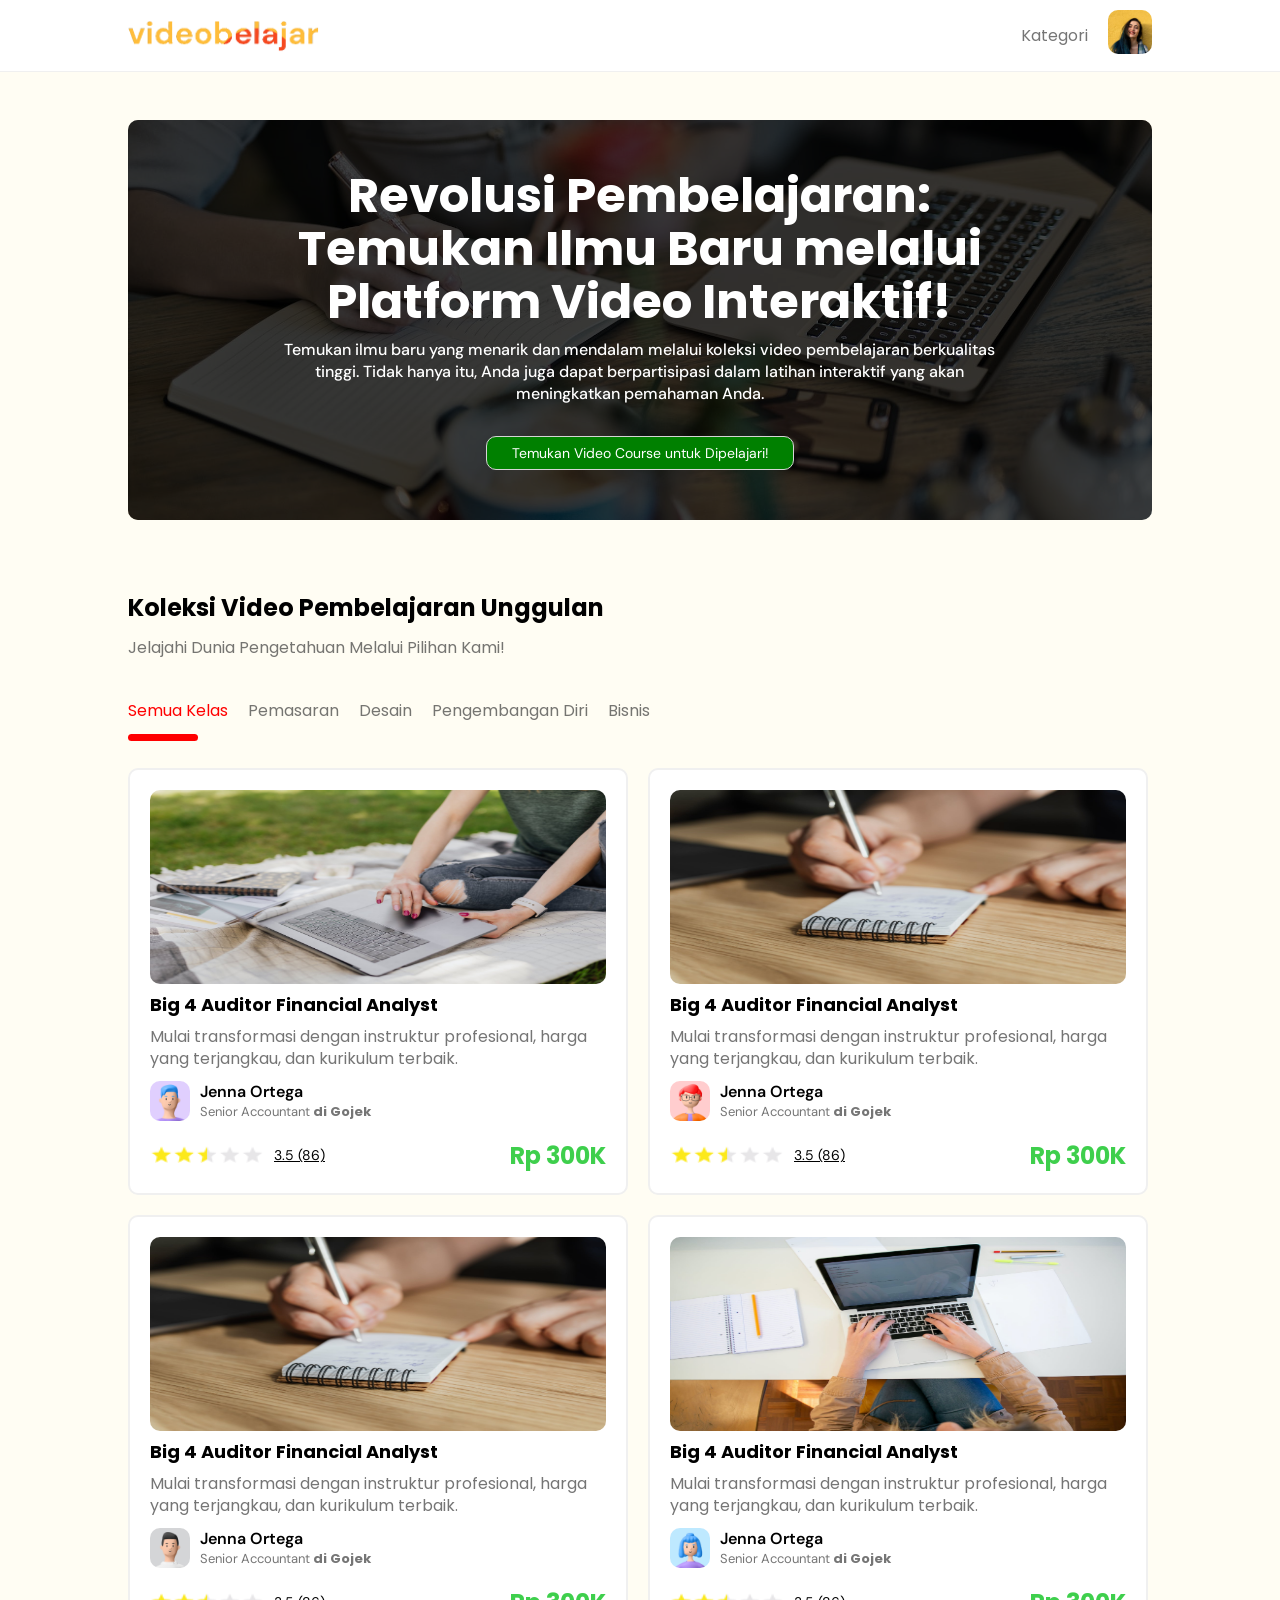
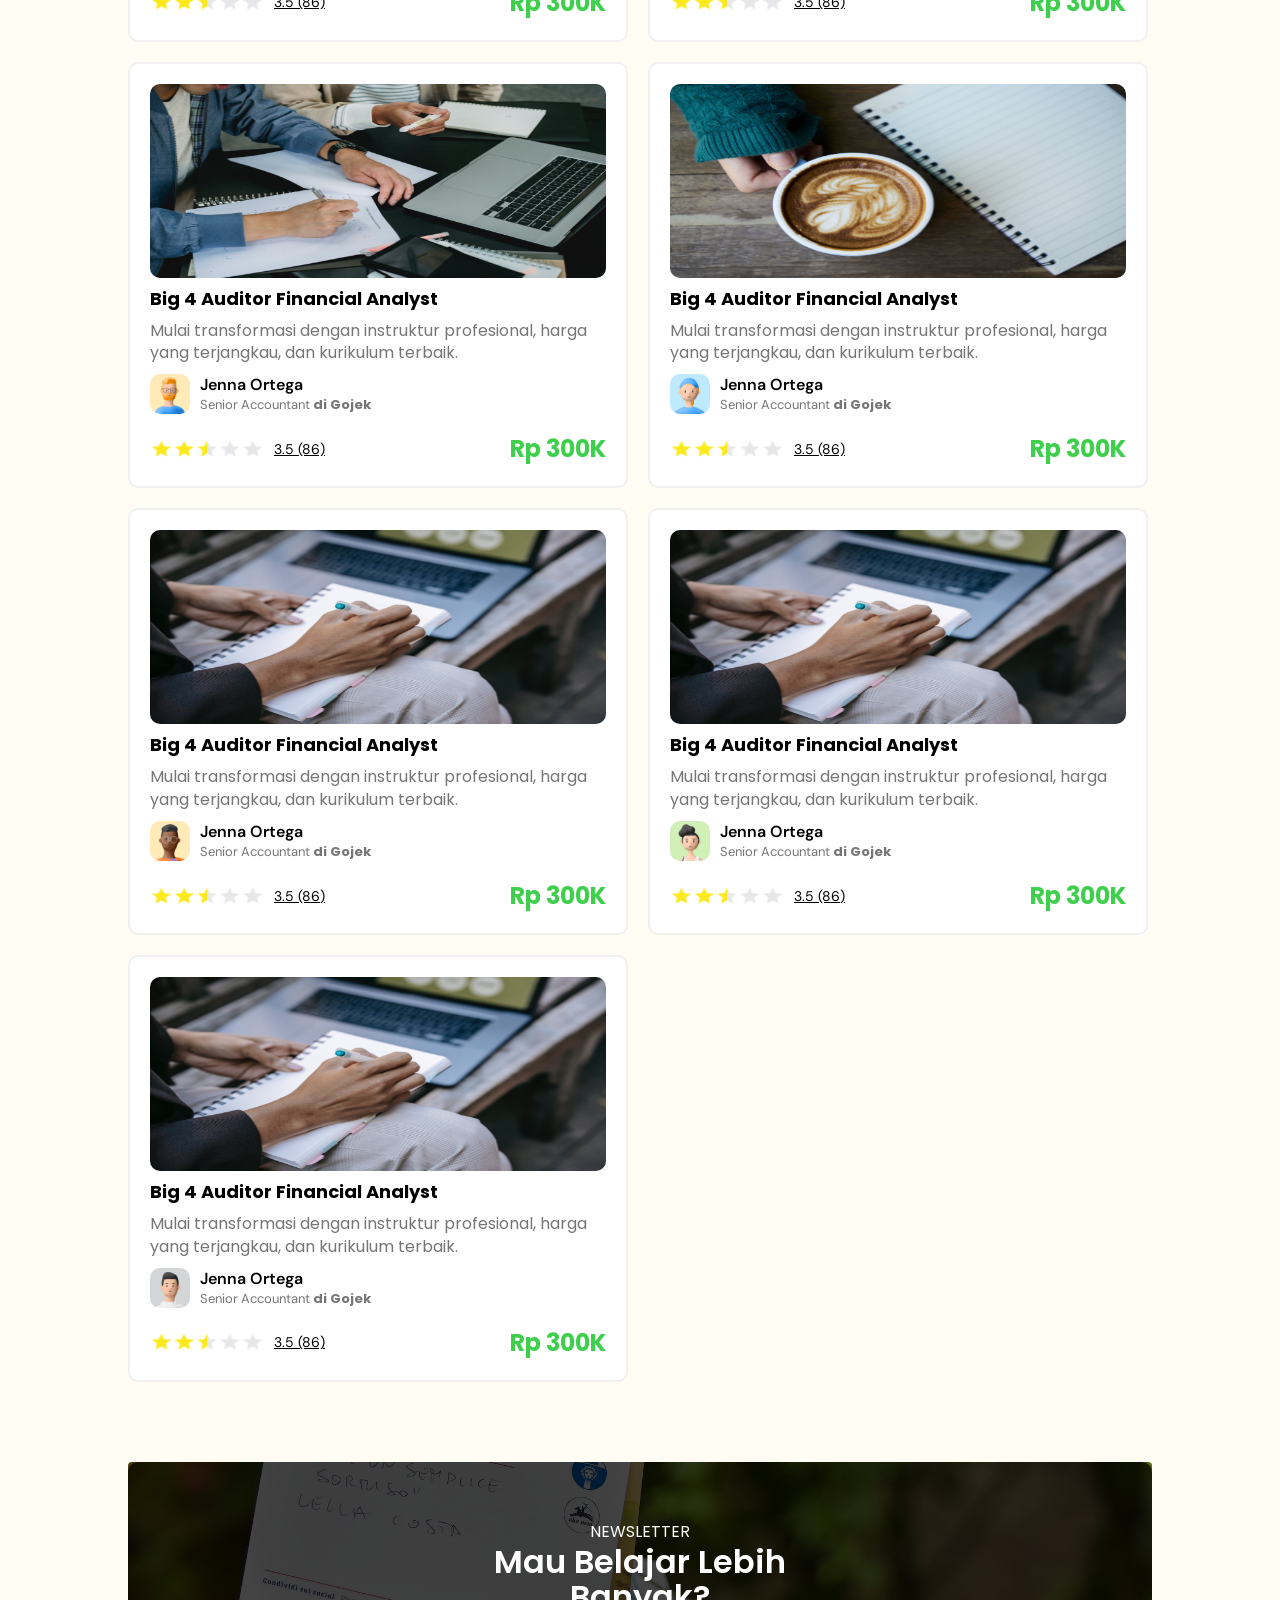
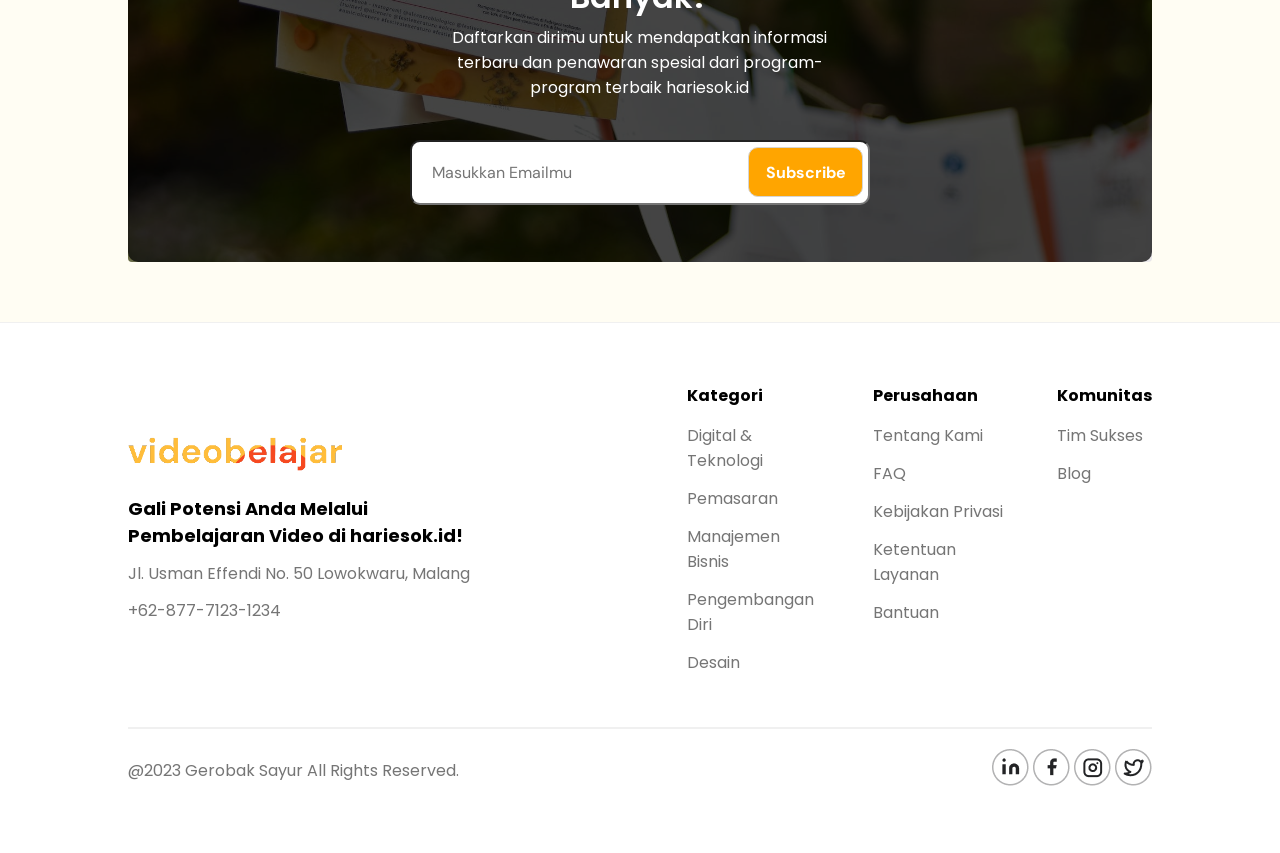
<file: home.html>
<!DOCTYPE html>
<html lang="id">
<head>
    <meta name="viewport" content="width=device-width, initial-scale=1.0">
    <link rel="stylesheet" href="home.css">
    <title>Video Belajar</title>
</head>
<body>
    <header>
        <div class="header-left">
            <img src="resources/logo-videobelajar.png" alt="videobelajar logo" class="videobelajar-logo"><img src="resources/menu-pop.png" alt="menu-pop" class="menu-pop">
            <a href="#">Kategori</a>
        </div>
        <div class="header-right">
            <a href="#"><img src="resources/profile1.png" alt="profile logo"></a>
        </div>
    </header>

    <main>
        <section class="hero-banner">
            <div class="hero-image">
                <img src="resources/home1.jpg" alt="hero-banner">
                <div class="overlay"></div>

                <div class="banner-content">
                    <div class="hero-words">
                        <h1 class="banner-title">Revolusi Pembelajaran: Temukan Ilmu Baru melalui Platform Video Interaktif!</h1>
                        <p class="banner-paragraph">Temukan ilmu baru yang menarik dan mendalam melalui koleksi video pembelajaran berkualitas tinggi. Tidak hanya itu, Anda juga dapat berpartisipasi dalam latihan interaktif yang akan meningkatkan pemahaman Anda.</p>
                    </div>
                    <button class="banner-button">Temukan Video Course untuk Dipelajari!</button>
                </div>

            </div>
        </section>

        <section class="lessons-collection">
            <div class="collection-title-group">
                <h1 class="collection-title">Koleksi Video Pembelajaran Unggulan</h1>
                <p class="explore-yuk">Jelajahi Dunia Pengetahuan Melalui Pilihan Kami!</p>
            </div>
            <div class="menu-bar">
                <div class="item" id="all-class">Semua Kelas</div>
                <div class="item">Pemasaran</div>
                <div class="item">Desain</div>
                <div class="item">Pengembangan Diri</div>
                <div class="item">Bisnis</div>
            </div>
            <div class="menu-bar-slider"></div>
            
            <div class="lessons-container">

                <!-- Lesson 1 -->
                <div class="lesson">
                    <div class="flex-style1">
                        <img src="resources/grid1.jpg" alt="lesson1">
                        <div class="flex-style2">
                            <div class="lesson-caption">
                                <h3>Big 4 Auditor Financial Analyst</h3>
                                <p>Mulai transformasi dengan instruktur profesional, harga yang terjangkau, dan <span>kurikulum terbaik.</span></p>
                            </div>              
                            <div class="lecture-author">
                                <img src="resources/creator1.png" alt="author1">
                                <div class="author-detail">
                                    <p class="author-name">Jenna Ortega</p>
                                    <p class="author-title">Senior Accountant <span class="di-gojek">di Gojek</span></p>
                                </div>
                            </div>
                        </div>
                    </div>
                    <div class="rating">
                        <img src="resources/Rating.png" alt="rating-star">
                        <p class="score">3.5 (86)</p>
                        <p class="price">Rp 300K</p>
                    </div>
                </div>

                <!-- Lesson 2 -->
                <div class="lesson">
                    <div class="flex-style1">
                        <img src="resources/grid2.jpg" alt="lesson1">
                        <div class="flex-style2">
                            <div class="lesson-caption">
                                <h3>Big 4 Auditor Financial Analyst</h3>
                                <p>Mulai transformasi dengan instruktur profesional, harga yang terjangkau, dan <span>kurikulum terbaik.</span></p>
                            </div>              
                            <div class="lecture-author">
                                <img src="resources/creator2.png" alt="author1">
                                <div class="author-detail">
                                    <p class="author-name">Jenna Ortega</p>
                                    <p class="author-title">Senior Accountant <span class="di-gojek">di Gojek</span></p>
                                </div>
                            </div>
                        </div>
                    </div>
                    <div class="rating">
                        <img src="resources/Rating.png" alt="rating-star">
                        <p class="score">3.5 (86)</p>
                        <p class="price">Rp 300K</p>
                    </div>
                </div>

                <!-- Lesson 3 -->
                <div class="lesson">
                    <div class="flex-style1">
                        <img src="resources/grid2.jpg" alt="lesson1">
                        <div class="flex-style2">
                            <div class="lesson-caption">
                                <h3>Big 4 Auditor Financial Analyst</h3>
                                <p>Mulai transformasi dengan instruktur profesional, harga yang terjangkau, dan <span>kurikulum terbaik.</span></p>
                            </div>              
                            <div class="lecture-author">
                                <img src="resources/creator3.png" alt="author1">
                                <div class="author-detail">
                                    <p class="author-name">Jenna Ortega</p>
                                    <p class="author-title">Senior Accountant <span class="di-gojek">di Gojek</span></p>
                                </div>
                            </div>
                        </div>
                    </div>
                    <div class="rating">
                        <img src="resources/Rating.png" alt="rating-star">
                        <p class="score">3.5 (86)</p>
                        <p class="price">Rp 300K</p>
                    </div>
                </div>

                <!-- Lesson 4 -->
                <div class="lesson">
                    <div class="flex-style1">
                        <img src="resources/grid4.jpg" alt="lesson1">
                        <div class="flex-style2">
                            <div class="lesson-caption">
                                <h3>Big 4 Auditor Financial Analyst</h3>
                                <p>Mulai transformasi dengan instruktur profesional, harga yang terjangkau, dan <span>kurikulum terbaik.</span></p>
                            </div>              
                            <div class="lecture-author">
                                <img src="resources/creator4.png" alt="author1">
                                <div class="author-detail">
                                    <p class="author-name">Jenna Ortega</p>
                                    <p class="author-title">Senior Accountant <span class="di-gojek">di Gojek</span></p>
                                </div>
                            </div>
                        </div>
                    </div>
                    <div class="rating">
                        <img src="resources/Rating.png" alt="rating-star">
                        <p class="score">3.5 (86)</p>
                        <p class="price">Rp 300K</p>
                    </div>
                </div>

                <!-- Lesson 5  -->
                <div class="lesson">
                    <div class="flex-style1">
                        <img src="resources/grid5.jpg" alt="lesson1">
                        <div class="flex-style2">
                            <div class="lesson-caption">
                                <h3>Big 4 Auditor Financial Analyst</h3>
                                <p>Mulai transformasi dengan instruktur profesional, harga yang terjangkau, dan <span>kurikulum terbaik.</span></p>
                            </div>              
                            <div class="lecture-author">
                                <img src="resources/creator5.png" alt="author1">
                                <div class="author-detail">
                                    <p class="author-name">Jenna Ortega</p>
                                    <p class="author-title">Senior Accountant <span class="di-gojek">di Gojek</span></p>
                                </div>
                            </div>
                        </div>
                    </div>
                    <div class="rating">
                        <img src="resources/Rating.png" alt="rating-star">
                        <p class="score">3.5 (86)</p>
                        <p class="price">Rp 300K</p>
                    </div>
                </div>

                <!-- Lesson 6 -->
                <div class="lesson">
                    <div class="flex-style1">
                        <img src="resources/grid6.jpg" alt="lesson1">
                        <div class="flex-style2">
                            <div class="lesson-caption">
                                <h3>Big 4 Auditor Financial Analyst</h3>
                                <p>Mulai transformasi dengan instruktur profesional, harga yang terjangkau, dan <span>kurikulum terbaik.</span></p>
                            </div>              
                            <div class="lecture-author">
                                <img src="resources/creator6.png" alt="author1">
                                <div class="author-detail">
                                    <p class="author-name">Jenna Ortega</p>
                                    <p class="author-title">Senior Accountant <span class="di-gojek">di Gojek</span></p>
                                </div>
                            </div>
                        </div>
                    </div>
                    <div class="rating">
                        <img src="resources/Rating.png" alt="rating-star">
                        <p class="score">3.5 (86)</p>
                        <p class="price">Rp 300K</p>
                    </div>
                </div>

                <!-- Lesson 7 -->
                <div class="lesson">
                    <div class="flex-style1">
                        <img src="resources/grid9.jpg" alt="lesson1">
                        <div class="flex-style2">
                            <div class="lesson-caption">
                                <h3>Big 4 Auditor Financial Analyst</h3>
                                <p>Mulai transformasi dengan instruktur profesional, harga yang terjangkau, dan <span>kurikulum terbaik.</span></p>
                            </div>              
                            <div class="lecture-author">
                                <img src="resources/creator7.png" alt="author1">
                                <div class="author-detail">
                                    <p class="author-name">Jenna Ortega</p>
                                    <p class="author-title">Senior Accountant <span class="di-gojek">di Gojek</span></p>
                                </div>
                            </div>
                        </div>
                    </div>
                    <div class="rating">
                        <img src="resources/Rating.png" alt="rating-star">
                        <p class="score">3.5 (86)</p>
                        <p class="price">Rp 300K</p>
                    </div>
                </div>

                <!-- Lesson 8 -->
                <div class="lesson">
                    <div class="flex-style1">
                        <img src="resources/grid9.jpg" alt="lesson1">
                        <div class="flex-style2">
                            <div class="lesson-caption">
                                <h3>Big 4 Auditor Financial Analyst</h3>
                                <p>Mulai transformasi dengan instruktur profesional, harga yang terjangkau, dan <span>kurikulum terbaik.</span></p>
                            </div>              
                            <div class="lecture-author">
                                <img src="resources/creator8.png" alt="author1">
                                <div class="author-detail">
                                    <p class="author-name">Jenna Ortega</p>
                                    <p class="author-title">Senior Accountant <span class="di-gojek">di Gojek</span></p>
                                </div>
                            </div>
                        </div>
                    </div>
                    <div class="rating">
                        <img src="resources/Rating.png" alt="rating-star">
                        <p class="score">3.5 (86)</p>
                        <p class="price">Rp 300K</p>
                    </div>
                </div>

                <!-- Lesson 9 -->
                <div class="lesson">
                    <div class="flex-style1">
                        <img src="resources/grid9.jpg" alt="lesson1">
                        <div class="flex-style2">
                            <div class="lesson-caption">
                                <h3>Big 4 Auditor Financial Analyst</h3>
                                <p>Mulai transformasi dengan instruktur profesional, harga yang terjangkau, dan <span>kurikulum terbaik.</span></p>
                            </div>              
                            <div class="lecture-author">
                                <img src="resources/creator3.png" alt="author1">
                                <div class="author-detail">
                                    <p class="author-name">Jenna Ortega</p>
                                    <p class="author-title">Senior Accountant <span class="di-gojek">di Gojek</span></p>
                                </div>
                            </div>
                        </div>
                    </div>
                    <div class="rating">
                        <img src="resources/Rating.png" alt="rating-star">
                        <p class="score">3.5 (86)</p>
                        <p class="price">Rp 300K</p>
                    </div>
                </div>


        </section>

        <section class="newsletter-banner">
            <div class="newsletter-image">
                <img src="resources/newsletter.jpg" alt="newsletter-banner">
                <div class="overlay"></div>

                <div class="newsletter-content">
                    <div class="newsletter-words">
                        <p class="newsletter-title">NEWSLETTER</p>
                        <div class="container1">
                            <h1 class="mau-belajar">Mau Belajar Lebih Banyak?</h1>
                            <p class="newsletter-paragraph">Daftarkan dirimu untuk mendapatkan informasi terbaru dan penawaran spesial dari program-program terbaik hariesok.id</p>
                        </div>
                    </div>

                    <form action="#" method="POST" class="newsletter-form">
                        <input type="email" name="email" class="email-subscribe" placeholder="Masukkan Emailmu"> 
                        <button class="subscribe-button">Subscribe</button>
                    </form>
                </div>
            </div>

        </section>
    </main>

    <footer>
        <div class="upper-footer">
            <div class="upper-left-footer">
                <div class="footer-logo">
                    <img src="resources/logo-videobelajar.png" alt="videobelajar logo">
                </div>
                <div class="footer-description">
                    <div class="gali-potensi"><p>Gali Potensi Anda Melalui Pembelajaran Video di hariesok.id!</p></div>
                    <div class="address">
                        <p>Jl. Usman Effendi No. 50 Lowokwaru, Malang</p></div>
                    <div class="phone">
                        <p>+62-877-7123-1234</p></div>
                </div>
            </div>
            

            <div class="upper-right-footer">
                <div class="left-row">
                    <div class="row1-first-item"><a href="#">Kategori</a><img src="resources/vector.png"></div>
                    <div class="row1-item"><a href="#">Digital & Teknologi</a></div>
                    <div class="row1-item"><a href="#">Pemasaran</a></div>
                    <div class="row1-item"><a href="#">Manajemen Bisnis</a></div>
                    <div class="row1-item"><a href="#">Pengembangan Diri</a></div>
                    <div class="row1-item"><a href="#">Desain</a></div>
                </div>

                <div class="middle-row">
                    <div class="row2-first-item"><a href="#">Perusahaan</a><img src="resources/vector.png"></div>
                    <div class="row2-item"><a href="#">Tentang Kami</a></div>
                    <div class="row2-item"><a href="#">FAQ</a></div>
                    <div class="row2-item"><a href="#">Kebijakan Privasi</a></div>
                    <div class="row2-item"><a href="#">Ketentuan Layanan</a></div>
                    <div class="row2-item"><a href="#">Bantuan</a></div>
                </div>

                <div class="right-row">
                    <div class="row3-first-item"><a href="#">Komunitas</a><img src="resources/vector.png"></div>
                    <div class="row3-item"><a href="#">Tim Sukses</a></div>
                    <div class="row3-item"><a href="#">Blog</a></div>
                </div>
            </div>
        </div>

        <div class="middle-footer"></div>

        <div class="lower-footer">
            <p class="copyright">@2023 Gerobak Sayur All Rights Reserved.</p>
            <div class="social-media">
                <a href="#"><img src="resources/linkedin.png" alt="linkedin"></a>
                <a href="#"><img src="resources/facebook.png" alt="facebook"></a>
                <a href="#"><img src="resources/instagram.png" alt="instagram"></a>
                <a href="#"><img src="resources/twitter.png" alt="twitter"></a>
            </div>
        </div>
    </footer>
</body>
</html>
</file>
<file: home.css>
@import url('https://fonts.googleapis.com/css2?family=Poppins:wght@300;400;700&display=swap');
@import url('https://fonts.googleapis.com/css2?family=DM+Sans:wght@300;400;500;700&display=swap');

*{
    margin: 0;
    padding: 0;
    font-family: Poppins, DM Sans;
}

html, body {
    height: 100%;
    width: 100%;
    min-height: 100vh;
    max-width: 2400px;
}

a {
    text-decoration: none;
    color: inherit;
}

main {
    background-color: rgb(255, 253, 243);
    display: flex;
    flex-direction: column;
}

header {
    position: fixed;
    top: 0;
    display: flex;
    flex-direction: row;
    align-items: center;
    background-color: rgb(255, 255, 255);
    width: 100%;
    height: fit-content;
    max-height: 80px;
    z-index: 1;
    border-bottom: 1px solid rgb(240, 240, 240);
    padding: 10px clamp(5px, 10vw, 160px);
    box-sizing: border-box;
}

.header-left {
    display: flex;
    width: 100%;
    font-style: DM Sans;
    color: #333333AD;
    flex-direction: row;
    align-items: center;
    justify-content: space-between;
    gap: 20px;
    margin-right: 20px;
}

.menu-pop {
    display: none;
    width: 20px;
    height: 12px;
}

.header-right {
    display: flex;
    flex-direction: row;
    align-items: center;;
    gap: 20px;
}

img.videobelajar-logo {
    width: 15cqw;
    height: auto;
}

.header-right img {
    width: 44px;
    height: 44px;
    border-radius: 10px;
}

.hero-image {
    position: relative;
    width: 100%;
    height: 400px;
}

.hero-banner {
    width: 100%;
    height: fit-content;
    padding: 120px clamp(5px, 10vw, 160px);
    box-sizing: border-box;
    padding-bottom: 50px;
}

.hero-image img {
    width: 100%;
    height: 100%;
    object-fit: cover;
    border-radius: 10px;
}

.overlay {
    position: absolute;
    inset: 0;
    background: rgba(0, 0, 0, 0.729);
    border-radius: 10px;
}

.banner-content {
    position: absolute;
    width: 100%;
    inset: 0;
    display: flex;
    flex-direction: column;
    align-items: center;
    justify-content: center;
    color: white;
    text-align: center;
    gap: 30px;
}

.hero-words {
    width: 70%;
}

.banner-title {
    font-weight: 700;
    font-size: 48px;
    line-height: 110%;
}

.banner-paragraph {
    margin-top: 10px;
    font-family: DM Sans;
    font-weight: 500;
    font-size: 16px;
    line-height: 140%;
}

button {
    padding: 7px 12px;
    border: 1px solid rgb(213, 213, 213);
    font-family: DM Sans;
    border-radius: 10px;
    font-size: 14px;
    width: 30%;
    height: 34px;
    cursor: pointer;
}

.banner-button {
    flex-shrink: 1;
    color: white;
    background-color: green;
}

.collection-title-group {
    display: flex;
    flex-direction: column;
    gap: 10px;

}

.explore-yuk {
    color: #333333AD;
}

.menu-bar {
    display: flex;
    gap: 20px;
    color: #333333AD;
    overflow-x: auto;
    white-space: nowrap;
    padding: 10px 0px;
    margin: 20px 0px;
}

#all-class {
    color: red;
}

.menu-bar-slider {
    width: 70px;
    height: 7px;
    background-color: red;
    position: relative;
    border-radius: 10px;
    bottom: 27px;
}

.item {
    flex: 0 0 auto;
    padding: 8px 0px;
    cursor: pointer;
    font-size: 16px;
    color: #333333AD
}

.item:hover {
    color: red;
    scale: 1.02;
}

.item:active {
    color: rgb(65, 2, 2);
}

.flex-style2 {
    display: flex;
    flex-direction: column;
    gap: 10px;

}

.lessons-collection {
    width: 100%;
    height: fit-content;
    padding: 20px clamp(5px, 10vw, 160px);
    box-sizing: border-box;
}

.lessons-container {
    display: flex;
    flex-wrap: wrap;
    gap: 20px;
    
}

.lesson {
    display: flex;
    flex-direction: column;
    gap: 16px;
    flex-grow: 1;
    height: fit-content;
    width: 384px;
    max-width: 500px;
    background-color: rgb(255, 255, 255);
    border: 2px solid rgb(240, 240, 240);
    border-radius: 10px;
    cursor: pointer;
    padding: 20px 20px;
    box-sizing: border-box;
}

.lesson:hover {
    scale: 1.03;
}

.lesson img {
    height: 194px;
    width: 100%;
    border-radius: 10px;
}

.lesson-caption {
    display: flex;
    flex-direction: column;
    gap: 8px;
}

.lesson-caption h3 {
    font-size: 18px;
}

.lesson-caption p {
    font-size: 16px;
    line-height: 1.4em;
    max-height: 2.8em;
    overflow: hidden;
    color: #333333AD;
}

.lecture-author {
    display: flex;
    flex-direction: row;
    align-content: center;
    gap: 10px;
}

.lecture-author img {
    height: 40px;
    width: 40px;
}

.author-name {
    font-weight: 600;
    font-family: DM Sans;
}

.author-title {
    font-size: 13px;
    font-family: DM Sans;
    color: #333333AD;
}

.author-title span{
    font-weight: 700;
}

.rating {
    display: flex;
    flex-direction: row;
    gap: 10px;
}

.rating img {
    width: 25%;
    height: 20px;
    align-self: center;
}

.rating .score {
    font-family: DM Sans;
    font-size: 14px;
    text-decoration: underline;
    align-self: center;
}

.price {
    color: #3ECF4C;
    font-size: 24px;
    font-weight: bold;
    margin-left: auto;
}

.newsletter-image {
    position: relative;
    width: 100%;
    height: 400px;
    display: flex;
    flex-direction: column;
    align-items: center;
    justify-content: center;
}

.newsletter-banner {
    width: 100%;
    height: fit-content;
    padding: 60px clamp(5px, 10vw, 160px);
    box-sizing: border-box;
}

.newsletter-image img {
    width: 100%;
    height: 100%;
    object-fit: cover;
    border-radius: 4px;
}

.newsletter-content {
    position: absolute;
    width: 45%;
    display: flex;
    flex-direction: column;
    align-items: center;
    justify-content: center;
    color: white;
    text-align: center;
    gap: 40px;
}

.newsletter.title {
    font-size: 18px;
    font-family: DM Sans;
    font-weight: 500;
    line-height: 140%;

}

.container1 {
    display: flex;
    flex-direction: column;
    gap: 10px;
    padding: 0 20px;
}

.mau-belajar {
    font-size: 32px;
    font-weight: 600;
    line-height: 110%;
}

.newsletter-title {
    font-size: 16px;
}

.newsletter.paragraph {
    font-size: 16px;
    font-family: DM Sans;
    font-weight: 400;
    line-height: 140%;

}

.newsletter-form {
    display: flex;
    flex-direction: row;
    align-items: center;
    gap: 10px;
    width: 100%;
}

.email-subscribe {
    font-family: DM Sans;
    font-size: 16px;
    width: 100%;
    padding: 20px;
    padding-right: 35%;
    border-radius: 10px;
    box-sizing: border-box;
}

.subscribe-button {
    position: absolute;
    right: 1.5%;
    color: white;
    background-color: orange;
    font-size: 16px;
    font-weight: 700;
    width: 25%;
    height: 50px;
    padding: 10px 10px;    
    line-height: 30px;
    box-sizing: border-box;
}

footer {
    width: 100%;
    font-style: DM Sans;
    color: #333333AD;
    background-color: rgb(255, 255, 255);
    display: flex;
    flex-direction: column;
    align-items: center;
    justify-content: center;
    gap: 20px;
    padding: 60px clamp(5px, 10vw, 160px);
    box-sizing: border-box;
    border-top: 1px solid rgb(240, 240, 240);
}

.upper-footer {
    width: 100%;
    display: flex;
    flex-direction: row;
    align-items: center;
    justify-content: space-between;
    gap: 20px;
}

.upper-left-footer {
    display: flex;
    flex-direction: column;
    gap: 16px;
}

.upper-left-footer img {
    width: 40%;
    height: auto;
}

.footer-description {
    width: 70%;
    display: flex;
    flex-direction: column;
    gap: 12px;
}

.gali-potensi {
    font-size: 18px;
    font-weight: 700;
    color: black;
}

.upper-right-footer {
    display: flex;
    flex-direction: row;
    gap: 48px;
}

.left-row, .middle-row, .right-row {
    display: flex;
    flex-direction: column;
    gap: 13px;
}

.row1-first-item, .row2-first-item, .row3-first-item {
    font-weight: 700;
    color: black;
    margin-bottom: 2px;
}

.row3-first-item img, .row2-first-item img, .row1-first-item img {
        display: none;
    }

.middle-footer {
    width: 100%;
    padding-top: 32px;
    border-bottom: 2px solid rgb(240, 240, 240);
}

.lower-footer {
    width: 100%;
    display: flex;
    flex-direction: row;
    align-items: center;
    justify-content: space-between;
}

@media (max-width: 1200px) {
    .banner-button {
        width: 50%;
        padding: 10px 10px;
        font-size: 12px;
    }

    .newsletter-content {
        width: 80%;
        padding: 7px 2px;
        font-size: 12px;
    }

    .hero-banner {
        padding-bottom: 20px;
    }
}

@media (max-width: 1100px) {
    .banner-title {
        font-size: 24px;
    }

    .banner-content {
        top: 15%;
    }

    .banner-paragraph {
        font-size: 13px;
    }

}

@media (max-width: 980px) {
    .header-left {
        margin-right: 0px;
    }
    
    .header-left a, .header-right a {
        display: none;
    }

    .menu-pop {
        display: inline-block;
    }
    
    footer {
        padding: 30px clamp(5px, 10vw, 160px);
    }

    .upper-footer {
        width: 100%;
        display: flex;
        flex-direction: column;
        align-items: center;
        justify-content: space-between;
        gap: 20px;
}

    .upper-left-footer {
        display: flex;
        flex-direction: column;
        width: 100%;
        gap: 16px;
}

    .upper-left-footer img {
        width: 50%;
        height: auto;
    }

    .gali-potensi {
        font-size: 14px;
    }

    .footer-description {
        width: 100%;
        font-size: 14px;
        display: flex;
        flex-direction: column;
        gap: 12px;
    }

    .upper-right-footer {
        flex-direction: column;
        width: 100%;
        gap: 16px;
    }

    .row1-item, .row2-item, .row3-item {
        display: none;
    }

    .row1-first-item, .row2-first-item, .row3-first-item {
        display: flex;
        flex-direction: row;
        justify-content: space-between;
    }

    .row3-first-item img, .row2-first-item img, .row1-first-item img {
        display: block;
        width: 8px;
        height: 12px;
        align-self: center;
    }

    .middle-footer {
        padding-top: 5px;
    }

    .lower-footer {
        width: 100%;
        flex-direction: column-reverse;
        align-items: flex-start;
        gap: 10px;
    }

    .collection-title {
        font-size: 20px;
        font-weight: 600;
    }

}

@media (max-width: 700px) {
    .newsletter-content {
        gap: 10px;
        width: 80%;
    }

    .container1 {
        padding: 0;
    }
    
    .newsletter-form {
        flex-direction: column;
        gap: 10px;
    }

    .subscribe-button {
        position: static;
        width: 100%;
    }

    .email-subscribe {
        font-family: DM Sans;
        font-size: 14px;
        padding: 15px;
        border-radius: 10px;
    }

}

@media (max-width: 650px) {
    img.videobelajar-logo {
        width: 50%;
    }

    .hero-words {
        width: 90%;
    }

    .banner-content {
        top: 5%;
    }
}

@media (max-width: 600px) {
    .banner-button {
        width: 90%;
    }

    .mau-belajar {
        font-size: 24px;
    }

    .flex-style1 {
        display: flex;
        flex-direction: row;
        gap: 10px;
    }

    .flex-style2 {
        display: flex;
        flex-direction: column;
        justify-content: space-between;
        gap: 4px;
    }

    .lesson {
        height: fit-content;
        padding: 10px 10px;
    }

    .flex-style1 img {
        height: 84px;
        width: 84px;
        border-radius: 10px;
    }

    .lecture-author img {
        height: 36px;
        width: 36px;
        border-radius: 10px;
    }

    .lesson-caption {
        display: flex;
        flex-direction: column;
        gap: 8px;
    }

    .lesson-caption h3 {
        font-size: 14px;
    }

    .author-name {
        font-size: 14px;
    }

    .author-title {
        font-size: 12px;
    }

    .lesson-caption p {
        display: none;
    }

    .di-gojek {
        display: none;
    }

    .score {
        font-size: 12px;
    }

    .price {
        font-size: 20px;
    }

    .rating img {
        width: 30%;
        height: auto;
    }

    .item .explore-yuk{
        font-size: 14px;
    }

}
</file>
